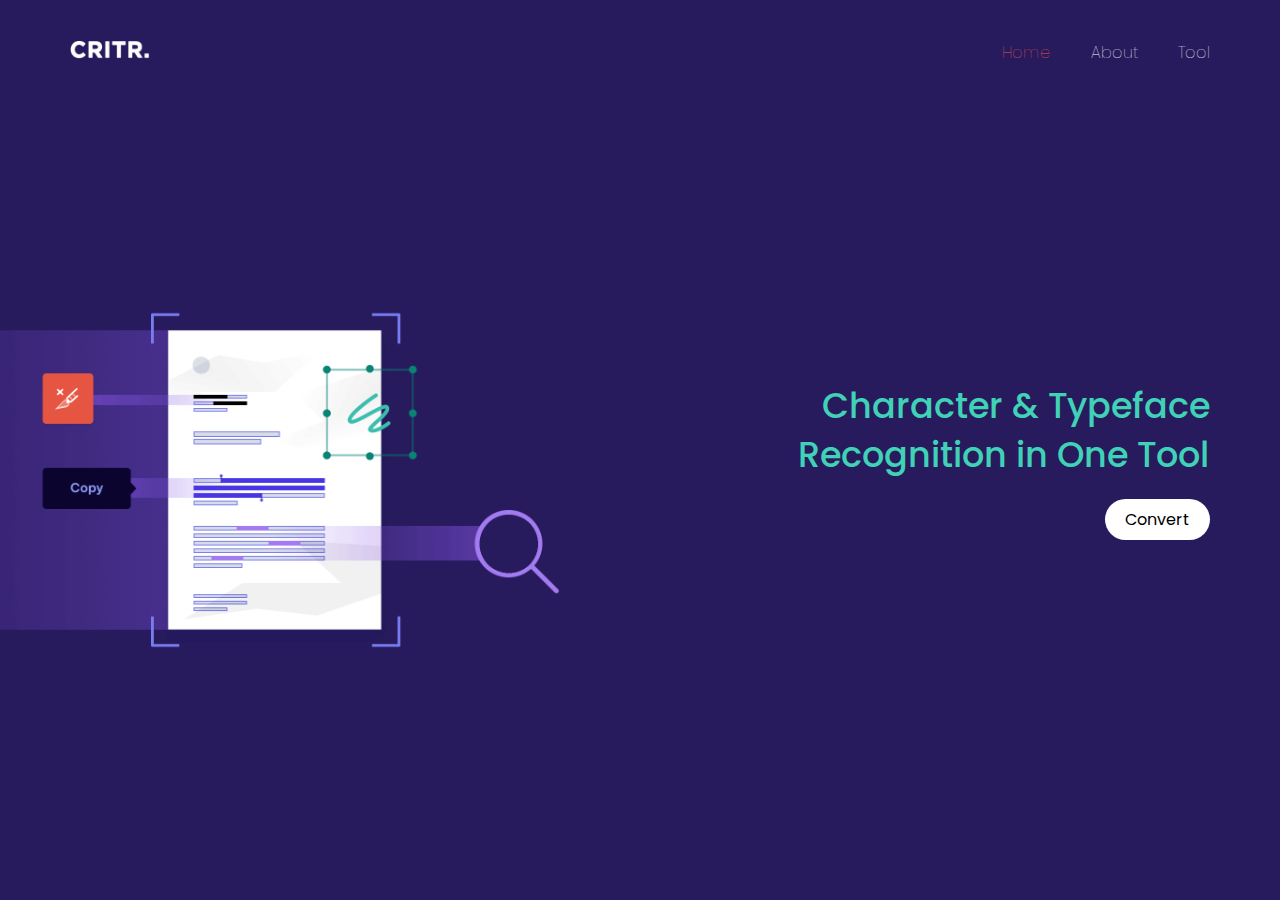
<file: home.html>
<!doctype html>
<html lang="en">
	
<head>
	<meta charset="utf-8">
	<meta name="viewport" content="width=device-width, initial-scale=1">
	<title>CRITR. | Home</title>
	<link rel="stylesheet" href="styles/index.css">
	<link rel="stylesheet" href="styles/navbar.css">
	<link rel="icon" href="images/favicon.png">
	<link rel="preconnect" href="https://fonts.googleapis.com">
	<link rel="preconnect" href="https://fonts.gstatic.com" crossorigin>
	<link href="https://fonts.googleapis.com/css2?family=Poppins:wght@600&display=swap" rel="stylesheet">
</head>

<body>
	<section>
		<header>
			<a href="index.html">
				<img src="images/critr_logo.png" class="logo">
			</a> 
			<ul>
				<li><a href="index.html" class="active">Home</a></li>
				<li><a href="about.html">About</a></li>
				<li><a href="tool.html">Tool</a></li>
			</ul>
		</header>

		<div class="content">

			<div class="imagebox">
				<img src="images/hero_img.png" alt="hero_image" class="hero_image">
			</div>

			<div class="textbox">
				<h2>Character & Typeface<br>Recognition in One Tool</h2>
				<a href="tool.html">Convert</a>
			</div>
		</div>

	</section>

</body>
</html>
</file>
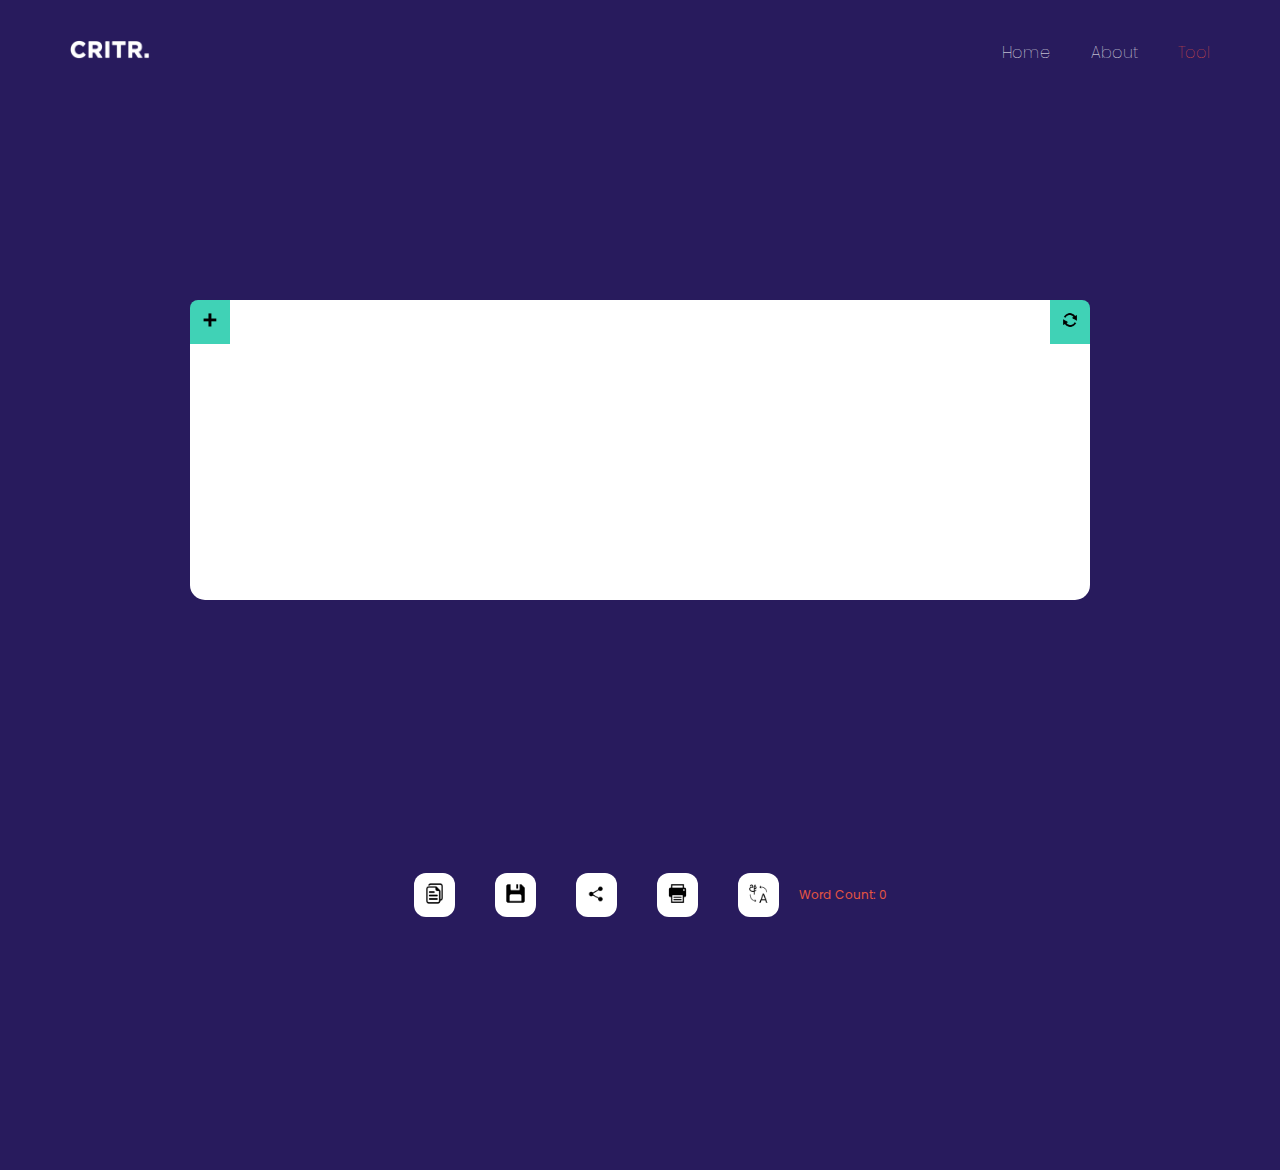
<file: image_rec.html>
<!doctype html>
<html lang="en">
  <head>

    <meta charset="utf-8">
    <meta name="viewport" content="width=device-width, initial-scale=1">

    <title>CRITR. | Handwritten Text</title>

    <link rel="stylesheet" href="styles/navbar.css">
    <link rel="stylesheet" href="styles/handwritten_text.css">

    <link rel="icon" href="images/favicon.png">

    <script src="scripts/button_functions.js"></script>

    <!--<script src=“https://code.jquery.com/jquery-3.4.1.slim.min.js” integrity=“sha384-J6qa4849blE2+poT4WnyKhv5vZF5SrPo0iEjwBvKU7imGFAV0wwj1yYfoRSJoZ+n” crossorigin=“anonymous”></script>-->
    <script src="https://code.jquery.com/jquery-3.4.1.min.js" integrity="sha256-CSXorXvZcTkaix6Yvo6HppcZGetbYMGWSFlBw8HfCJo=" crossorigin=“anonymous”></script>
    <script src="https://ajax.googleapis.com/ajax/libs/jquery/2.2.2/jquery.min.js"></script>
    <script src="https://cdn.jsdelivr.net/npm/popper.js@1.16.0/dist/umd/popper.min.js" integrity="sha384-Q6E9RHvbIyZFJoft+2mJbHaEWldlvI9IOYy5n3zV9zzTtmI3UksdQRVvoxMfooAo" crossorigin="anonymous"></script>
    <script src="https://stackpath.bootstrapcdn.com/bootstrap/4.4.1/js/bootstrap.min.js" integrity="sha384-wfSDF2E50Y2D1uUdj0O3uMBJnjuUD4Ih7YwaYd1iqfktj0Uod8GCExl3Og8ifwB6" crossorigin="anonymous"></script>

    <link rel="preconnect" href="https://fonts.googleapis.com">
    <link rel="preconnect" href="https://fonts.gstatic.com" crossorigin>
    <link href="https://fonts.googleapis.com/css2?family=Poppins:wght@600&display=swap" rel="stylesheet">

    <script src = "scripts/Bandula Normal-normal.js"></script>
    <script src = "scripts/jspdf.debug.js"></script>

  </head>

  <body>
    <section>
      <header>

        <!--CRITR. Logo-->
        <a href="index.html">
          <img src="images/critr_logo.png" class="logo">
        </a> 

        <!--Navigation Bar-->
        <ul>
          <li><a href="home.html">Home</a></li>
          <li><a href="about.html">About</a></li>
          <li><a href="tool.html" class="active">Tool</a></li>
        </ul>
      </header>

      <!--Form to pass data to APIs-->
      <div class="container" method="post" enctype="multipart/form-data" action="/upload">
        <form class="load_bar" id="detectImageForm">

            <!--Add image to detect-->
            <label class="add_image_btn" for="imageFile">
                <img src="images/icons/add_icon.png" alt="add_image_icon">
                <input type="file" id="imageFile" accept="image/*">
            </label>

            <!--Start OCR-->
            <label class="convert_image_btn">
                <input type="submit" name="submit" value="submit">
                <img src="images/icons/convert_icon.png" alt="convert_image_icon">
            </label>
        </form>

        <div id="result">
            <!--Container for converted text using OCR-->
        </div>

        <div>
          
        </div>
      </div>

      <!--Scripts-->
      <script>
          
        /*---------------Google Cloud Vision API---------------*/

        //
        const detectImageForm = document.querySelector("#detectImageForm");
        const imageFile = detectImageForm.querySelector("#imageFile");
        //const imagePreview = document.querySelector("#imagePreview");
        const result = document.querySelector("#result");

        /*
        const setImagePreview = async () => {
          const imageBase64String = await getImageBase64String();
          imagePreview.setAttribute("src", imageBase64String);
        };
        */
  
        //
        const detectImage = async () => {
          const imageBase64String = await getImageBase64String();
          const data = {
            requests: [
              {
                image: {
                  content: imageBase64String.replace(/^[data-uri], "")
                },
                features: [{ type: "TEXT_DETECTION" }]
              }
            ]
          };
  
          //API URL
          const url = "https://vision.googleapis.com/v1/images:annotate?key=[API Key]";
  
          //
          const response = await fetch(url, {
            method: "POST",
            headers: {
              "Content-Type": "application/json"
            },
            body: JSON.stringify(data)
          });
  
          //
          const jsonResponse = await response.json();
          for (const value of jsonResponse.responses) {
            console.log(value);
            result.textContent = value.fullTextAnnotation.text;
          }

          //Display Word Count
          let count = document.getElementById('result').innerHTML.split(' ').length;
          document.getElementById("count").innerHTML = count;
        };
  
        //convert to base 64 from input and store
        const getImageBase64String = async () => {
          return await toBase64(imageFile.files[0]);
        };
  
        //method to convert image to base 64
        const toBase64 = file =>
          new Promise((resolve, reject) => {
            const reader = new FileReader();
            reader.readAsDataURL(file);
            reader.onload = () => resolve(reader.result);
            reader.onerror = error => reject(error);
          });
  
        /*
        //set image preview
        imageFile.addEventListener("change", e => {
          setImagePreview();
        });
        */


        //pass detect method to submit button
        detectImageForm.addEventListener("submit", e => {
          e.preventDefault();
          detectImage();
        });

      </script>

    </section>

    <!--Function Buttons-->
    <div class="functions">
        <div class="btn_container">
            <div id="btn_flex_warpper">


                <!--copy converted text button-->
                <div class="feature_btn" onclick="copyText('result')">
                    <img src="images/icons/copy_icon.png" alt="copy_icon">
                </div>


                <!--save converted text to document button-->
                <div class="dropdown">
                    <div class="feature_btn">
                        <img src="images/icons/save_icon.png" alt="save_icon">
                        <div class="dropdown-content">
                            <div onclick="saveAsText('result')">Text</div>
                            <div onclick="saveAsRichText('result')">Rich Text</div>
                            <div onclick="saveAsPDF('result')">PDF</div>
                            <div onclick="saveAsWord('result' , 'critr')">Word</div>
                        </div>
                    </div>
                </div>
                
                
                <!--share converted text button-->
                <div class="dropdown">
                    <div class="feature_btn">
                        <img src="images/icons/share_icon.png" alt="share_icon">
                        <div class="dropdown-content">
                            <div onclick="shareOnFacebook('result')">Facebook</div>
                            <div onclick="shareOnTwitter('result')">Twitter</div>
                        </div>
                    </div>
                </div>
                
                <!--print converted text button-->
                <div class="feature_btn" onclick="printText('result')">
                    <img src="images/icons/print_icon.png" alt="print_icon">
                </div>


                <!--translate converted text feature button-->
                <a href="translator.html" target="_blank">
                  <div class="feature_btn">
                    <img src="images/icons/translation_icon.png" alt="translation_icon">
                  </div>
                </a>

                <!--word count-->
                <div class="wordcount">
                  Word Count: <span id="count">0</span>
                </div>
            </div>
        </div>
    </div>
  </body>
</html>
</file>
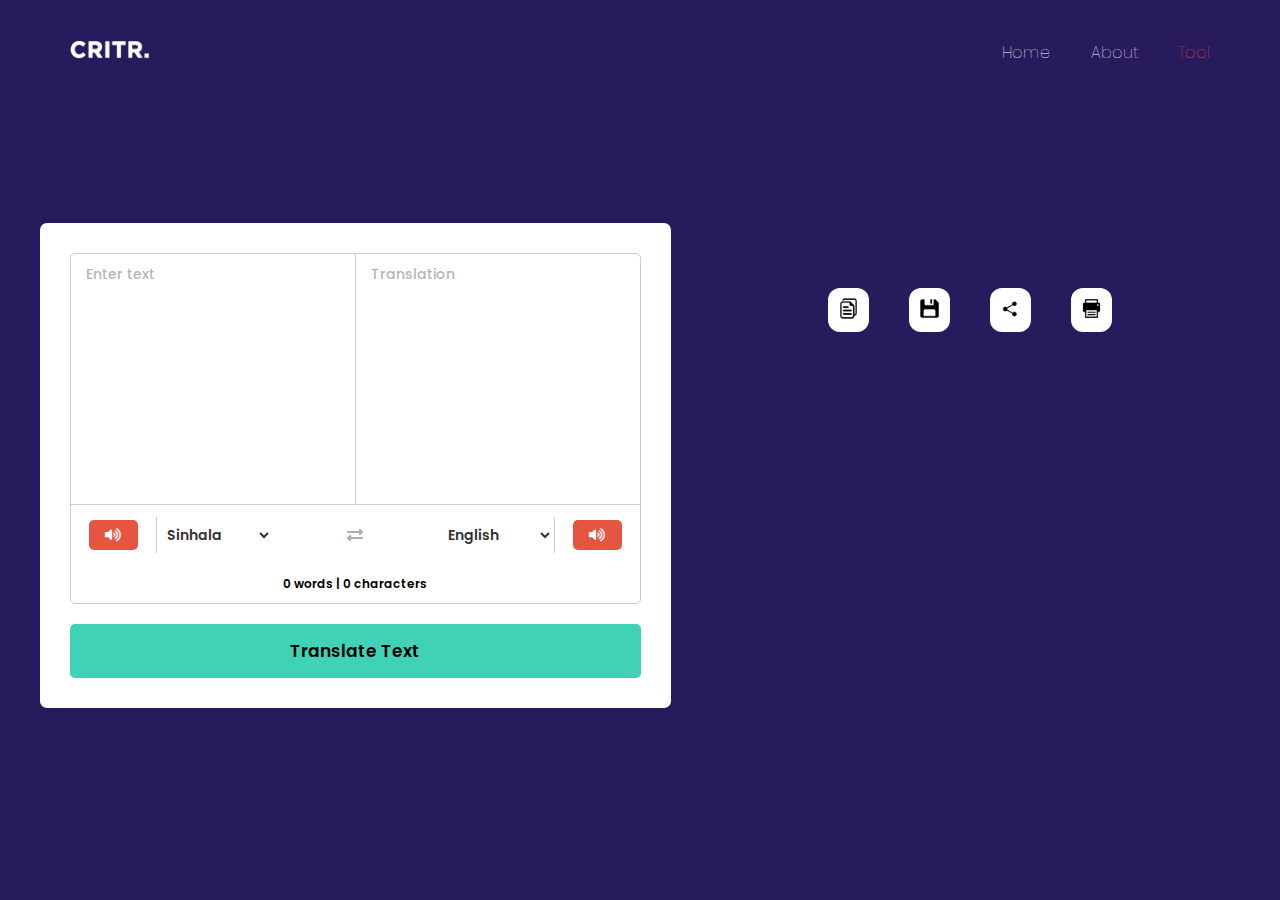
<file: translator.html>
<!DOCTYPE html>
<html lang="en" dir="ltr">
  <head>

    <meta charset="utf-8">  
    <meta name="viewport" content="width=device-width, initial-scale=1.0">

    <title>CRITR. | Translator</title>

    <link rel="icon" href="images/favicon.png">

    <link rel="stylesheet" href="styles/navbar.css">
    <link rel="stylesheet" href="styles/translator.css">

    <link rel="stylesheet" href="https://cdnjs.cloudflare.com/ajax/libs/font-awesome/5.15.3/css/all.min.css"/>

    <script src = "scripts/Bandula Normal-normal.js"></script>
    <script src = "scripts/jspdf.debug.js"></script>


  </head>
  <body>

    <header>

      <!--CRITR. Logo-->
      <a href="index.html">
        <img src="images/critr_logo.png" class="logo">
      </a> 

      <!--Navigation Bar-->
      <ul>
        <li><a href="home.html">Home</a></li>
        <li><a href="about.html">About</a></li>
        <li><a href="tool.html" class="active">Tool</a></li>
      </ul>

    </header>

    <div class="container">
      <div class="wrapper">
        <div class="text-input">
          <textarea spellcheck="false" class="from-text" placeholder="Enter text" id="sinhalaText"></textarea>
          <textarea spellcheck="false" readonly disabled class="to-text" placeholder="Translation" id="translatedResult"></textarea>
        </div>
        <ul class="controls">
          <li class="row from">
            <div class="icons">
              <i id="from" class="fas fa-volume-up"></i>
            </div>
            <select></select>
          </li>
          <li class="exchange"><i class="fas fa-exchange-alt"></i></li>
          <li class="row to">
            <select></select>
            <div class="icons">
              <i id="to" class="fas fa-volume-up"></i>
            </div>
          </li>
        </ul>
        <ul>
          <li class="wordcounts">
            <p>
              <span id="words"> 0</span> words | 
              <span id="char"> 0</span> characters
            </p>
          </li>
        </ul>
      </div>
      <button>Translate Text</button>
    </div>


    <script src="scripts/countries.js"></script>
    <script src="scripts/translator.js"></script>


    <!--Function Buttons-->
    <div class="functions">
      <div class="btn_container">
          <div id="btn_flex_warpper">


              <!--copy converted text button-->
              <div class="feature_btn" onclick="copyText('translatedResult')">
                  <img src="images/icons/copy_icon.png" alt="copy_icon">
              </div>


              <!--save converted text to document button-->
              <div class="dropdown">
                  <div class="feature_btn">
                      <img src="images/icons/save_icon.png" alt="save_icon">
                      <div class="dropdown-content">
                          <div onclick="saveAsText('translatedResult')">Text</div>
                          <div onclick="saveAsRichText('translatedResult')">Rich Text</div>
                          <div onclick="saveAsPDF('translatedResult')">PDF</div>
                          <div onclick="saveAsWord('translatedResult' , 'critr')">Word</div>
                      </div>
                  </div>
              </div>
              
              
              <!--share converted text button-->
              <div class="dropdown">
                  <div class="feature_btn">
                      <img src="images/icons/share_icon.png" alt="share_icon">
                      <div class="dropdown-content">
                          <div onclick="shareOnFacebook('translatedResult')">Facebook</div>
                          <div onclick="shareOnTwitter('translatedResult')">Twitter</div>
                      </div>
                  </div>
              </div>
              
              <!--print converted text button-->
              <div class="feature_btn" onclick="printText('sinhalaText','translatedResult')">
                  <img src="images/icons/print_icon.png" alt="print_icon">
              </div>
              
            </div>
        </div>
      </div>

    <script>

      /* Display Word Count */
      let textbox = document.getElementById("sinhalaText");
      textbox.addEventListener('input', function() {

          var text = this.value;
          let char = text.length;
          document.getElementById("char").innerHTML = char;

          text = text.trim();
          let words = text.split(" ");
          let fresh = words.filter(function(ele){
              return ele!="";
          });

          document.getElementById("words").innerHTML = fresh.length;
      });
      
    </script>

  </body>
</html>
</file>
<file: styles/index.css>
@charset "utf-8";
/* CSS Document */

* {
	margin: 0;
	padding: 0;
	box-sizing: border-box;
	font-family: 'Poppins', sans-serif;
}

section {
	position: relative;
	width: 100%;
	min-height: 100vh;
	display: flex;
	justify-content: space-between;
	align-items: center;
	background: #281b5d;
}

.content {
	position: relative;
	width: 100%;
	display: flex;
	justify-content: space-between;
	align-items: center;
}

.content .textbox {
	position: relative;
	max-width: 600px;
	text-align: right;
	margin-right: 70px;
	margin-top: 20px;
	background-color: #281b5d;
}

.content .textbox h2 {
	color: #40d2b6;
	font-size: 35px;
	line-height: 1.4em;
	font-weight: 500;
}

.content .textbox a {
	display: inline-block;
	margin-top: 20px;
	padding: 8px 20px;
	background: #fff;
	color: #000;
	border-radius: 40px;
	text-decoration: none;
}

.content .imagebox {
	width: 600px;
	display: flex;
	justify-content: flex-end;
	margin-top: 60px;
}

.hero_image {
	max-width: 600px;
}
</file>
<file: styles/navbar.css>
@charset "utf-8";
/* CSS Document */

* {
	margin: 0;
	padding: 0;
	box-sizing: border-box;
	font-family: 'Poppins', sans-serif;
}

header {
	position: absolute;
	top: 0;
	left: 0;
	width: 100%;
	padding: 40px 70px;
	display: flex;
	justify-content: space-between;
	align-items: center;
}

.logo {
	position: relative;
	max-width: 80px;
	height: auto;
}

header ul {
	position: relative;
	display: flex;
}
header ul li {
	list-style: none;
}

header ul li a {
	display: inline-block;
	color: #fff;
	font-weight: 100;
	margin-left: 40px;
	text-decoration: none;
}

.active {
	color: #e65541;
}
</file>
<file: styles/handwritten_text.css>
@charset "utf-8";
/* CSS Document */

section {
	position: relative;
	width: 100%;
	min-height: 100vh;
	display: flex;
	align-items: center;
	background: #281b5d;
    
}

.container {
    width: 900px;
    height: 300px;
    background-color: #fff;
    margin: auto;
    border-radius: 15px;
}

.add_image_btn {
    padding: 10px 10px 7px 10px;
    background-color: #40d2b6;
    border-radius: 8px 0 0 0;
    float: left;
    cursor: pointer;
}

.convert_image_btn {
    padding: 10px 10px 7px 10px;
    background-color: #40d2b6;
    border-radius: 0 8px 0 0;
    float: right;
    cursor: pointer;
}

.add_image_btn > img {
    max-width: 20px;
    height: auto;
}

.convert_image_btn > img {
    max-width: 20px;
    height: auto;
}

.btn_container {
    display: flex;
    position: relative;
	width: 100%;
	align-items: center;
	background: #281b5d;
    margin-top: -100px;
}

#btn_flex_warpper {
    align-items: center;
    margin: auto;
    display: flex;
}

.feature_btn {
    padding: 8px 8px 4px 8px;
    background-color: #fff;
    margin: 20px;
    border-radius: 12px;
    cursor: pointer;
}

.feature_btn > img {
    max-width: 25px;
    height: auto;
}

#output_text {
    font-family: Arial, Helvetica, sans-serif;
}

/* Dropdown Button */

.dropdown-content {
    display: none;
    background-color: #fff;
    color: #000;
    position: absolute;
    z-index: 1;
    border-radius: 12px;
    padding: 9px;
    margin-top: 9px;
}

.dropdown:hover .dropdown-content {
    display: block;
}

.functions {
    display: flex;
    align-items: center;
	background: #281b5d;
    width: 100%;
    position: relative;
    min-height: 50vh;
    margin-top: -20vh;
}

input[type="file"] {
    display: none;
}

input[type="submit"] {
    display: none;
}

.wordcount {
    color: #e65541;
    font-size: 12px;
}
</file>
<file: styles/translator.css>
@import url('https://fonts.googleapis.com/css2?family=Poppins:wght@400;500;600;700&display=swap');

*{
  margin: 0;
  padding: 0;
  box-sizing: border-box;
  font-family: 'Poppins', sans-serif;
}
body {
  display: flex;
  align-items: center;
  justify-content: center;
  padding: 0 10px;
  min-height: 100vh;
  background: #281b5d;
}
.container {
  max-width: 690px;
  width: 100%;
  padding: 30px;
  background: #fff;
  border-radius: 7px;
  box-shadow: 0 10px 20px rgba(0,0,0,0.01);
  margin-left: 30px;
  margin-bottom: 70px;
  margin-top: 100px;
}

.wrapper {
  border-radius: 5px;
  border: 1px solid #ccc;
}

.wrapper .text-input {
  display: flex;
  border-bottom: 1px solid #ccc;
}

.text-input .to-text {
  border-radius: 0px;
  border-left: 1px solid #ccc;
}

.text-input textarea {
  height: 250px;
  width: 100%;
  border: none;
  outline: none;
  resize: none;
  background: none;
  font-size: 14px;
  font-weight: 500;
  padding: 10px 15px;
  border-radius: 5px;
}

.text-input textarea::placeholder {
  color: #b7b6b6;
}

.controls, li, .icons, .icons i {
  display: flex;
  align-items: center;
  justify-content: space-between;
}

.controls {
  list-style: none;
  padding: 12px 15px;
}

.controls .row .icons {
  width: 38%;
}

.controls .row .icons i {
  width: 50px;
  color: #fff;
  font-size: 14px;
  cursor: pointer;
  transition: transform 0.2s ease;
  justify-content: center;
  padding: 8px;
  background-color: #e65541;
  border-radius: 5px;
  margin: 3px;
}

.controls .row.from .icons {
  padding-right: 15px;
  border-right: 1px solid #ccc;
}

.controls .row.to .icons {
  padding-left: 15px;
  border-left: 1px solid #ccc;
}

.controls .row select {
  color: #333;
  border: none;
  outline: none;
  font-size: 14px;
  font-weight: 600;
  background: none;
  padding-left: 5px;
}

.text-input textarea::-webkit-scrollbar {
  width: 4px;
}

.controls .row select::-webkit-scrollbar {
  width: 8px;
}

.text-input textarea::-webkit-scrollbar-track,
.controls .row select::-webkit-scrollbar-track { 
  background: #fff;
}

.text-input textarea::-webkit-scrollbar-thumb {
  background: #ddd;
  border-radius: 8px;
}

.controls .row select::-webkit-scrollbar-thumb {
  background: #999;
  border-radius: 8px;
  border-right: 2px solid #ffffff;
}

.controls .exchange {
  color: #adadad;
  cursor: pointer;
  font-size: 16px;
  transition: transform 0.2s ease;
}

.controls i:active {
  transform: scale(0.9);
}

.container button{
  width: 100%;
  padding: 14px;
  outline: none;
  border: none;
  color: #000;
  cursor: pointer;
  margin-top: 20px;
  font-size: 17px;
  font-weight: 600;
  border-radius: 5px;
  background: #40d2b6;
}

@media (max-width: 660px){
  .container{
    padding: 20px;
  }
  .wrapper .text-input{
    flex-direction: column;
  }
  .text-input .to-text{
    border-left: 0px;
    border-top: 1px solid #ccc;
  }
  .text-input textarea{
    height: 200px;
  }
  .controls .row .icons{
    display: none;
  }
  .container button{
    padding: 13px;
    font-size: 16px;
  }
  .controls .row select{
    font-size: 16px;
  }
  .controls .exchange{
    font-size: 14px;
  }
}





.btn_container {
  display: flex;
  position: relative;
  width: 100%;
  align-items: center;
  background: #281b5d;
  margin-top: -100px;
}

#btn_flex_warpper {
  align-items: center;
  margin: auto;
  display: flex;
}

.feature_btn {
  padding: 8px 8px 4px 8px;
  background-color: #fff;
  margin: 20px;
  border-radius: 12px;
  cursor: pointer;
}

.feature_btn > img {
  max-width: 25px;
  height: auto;
}

#output_text {
  font-family: Arial, Helvetica, sans-serif;
}

/* Dropdown Button */

.dropdown-content {
  display: none;
  background-color: #fff;
  color: #000;
  position: absolute;
  z-index: 1;
  border-radius: 12px;
  padding: 9px;
  margin-top: 9px;
}

.dropdown:hover .dropdown-content {
  display: block;
}

.functions {
  display: flex;
  align-items: center;
  background: #281b5d;
  width: 100%;
  position: relative;
  min-height: 50vh;
  margin-top: -20vh;
}

.wordcounts {
  font-size: 12px;
  display: flex;
  justify-content: center;
  margin: 10px;
  font-weight: 600;
}
</file>
